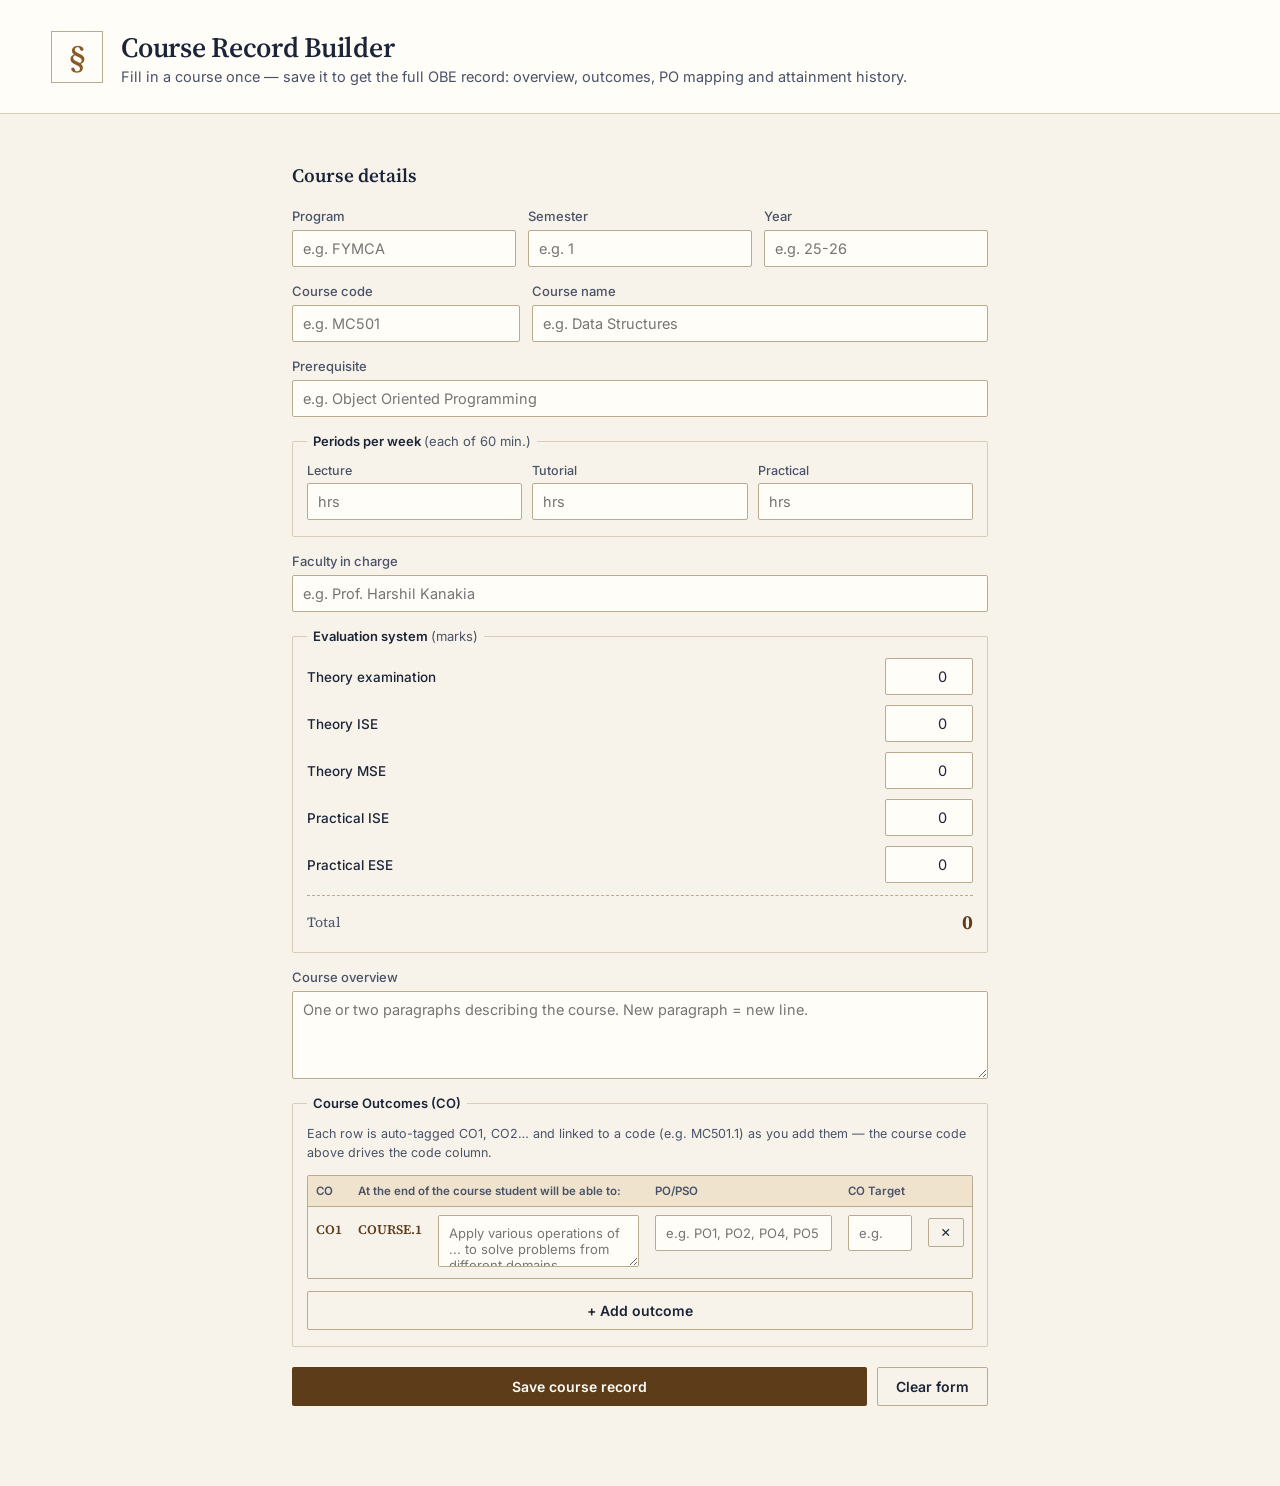
<file: frontend/index.html>
<!DOCTYPE html>
<html lang="en">
<head>
<meta charset="UTF-8">
<meta name="viewport" content="width=device-width, initial-scale=1.0">
<title>Course Record Builder</title>
<link rel="preconnect" href="https://fonts.googleapis.com">
<link rel="preconnect" href="https://fonts.gstatic.com" crossorigin>
<link href="https://fonts.googleapis.com/css2?family=Source+Serif+4:opsz,wght@8..60,400;8..60,600;8..60,700&family=Inter:wght@400;500;600;700&display=swap" rel="stylesheet">
<link rel="stylesheet" href="style.css">
</head>
<body>

<header class="topbar">
  <div class="topbar__mark">§</div>
  <div class="topbar__text">
    <h1>Course Record Builder</h1>
    <p>Fill in a course once — save it to get the full OBE record: overview, outcomes, PO mapping and attainment history.</p>
  </div>
</header>

<main class="page">

  <section class="panel form-panel" aria-labelledby="form-heading">
    <h2 id="form-heading">Course details</h2>
    <form id="course-form">

      <div class="field-row">
        <div class="field">
          <label for="program">Program</label>
          <input type="text" id="program" placeholder="e.g. FYMCA" required>
        </div>
        <div class="field">
          <label for="semester">Semester</label>
          <input type="text" id="semester" placeholder="e.g. 1" required>
        </div>
        <div class="field">
          <label for="year">Year</label>
          <input type="text" id="year" placeholder="e.g. 25-26" required>
        </div>
      </div>

      <div class="field-row">
        <div class="field field--grow">
          <label for="courseCode">Course code</label>
          <input type="text" id="courseCode" placeholder="e.g. MC501" required>
        </div>
        <div class="field field--wide">
          <label for="courseName">Course name</label>
          <input type="text" id="courseName" placeholder="e.g. Data Structures" required>
        </div>
      </div>

      <div class="field">
        <label for="prerequisite">Prerequisite</label>
        <input type="text" id="prerequisite" placeholder="e.g. Object Oriented Programming">
      </div>

      <fieldset class="periods">
        <legend>Periods per week <span>(each of 60 min.)</span></legend>
        <div class="periods__grid">
          <label class="periods__item"><span>Lecture</span><input type="number" min="0" step="0.5" id="pLecture" placeholder="hrs"></label>
          <label class="periods__item"><span>Tutorial</span><input type="number" min="0" step="0.5" id="pTutorial" placeholder="hrs"></label>
          <label class="periods__item"><span>Practical</span><input type="number" min="0" step="0.5" id="pPractical" placeholder="hrs"></label>
        </div>
      </fieldset>

      <div class="field">
        <label for="faculty">Faculty in charge</label>
        <input type="text" id="faculty" placeholder="e.g. Prof. Harshil Kanakia" required>
      </div>

      <fieldset class="evaluation">
        <legend>Evaluation system <span>(marks)</span></legend>
        <div class="evaluation__grid">
          <label>Theory examination<input type="number" min="0" id="eTheoryExam" value="0"></label>
          <label>Theory ISE<input type="number" min="0" id="eTheoryISE" value="0"></label>
          <label>Theory MSE<input type="number" min="0" id="eTheoryMSE" value="0"></label>
          <label>Practical ISE<input type="number" min="0" id="ePracticalISE" value="0"></label>
          <label>Practical ESE<input type="number" min="0" id="ePracticalESE" value="0"></label>
        </div>
        <div class="evaluation__total">
          <span>Total</span>
          <strong id="evalTotal">0</strong>
        </div>
      </fieldset>

      <div class="field">
        <label for="overview">Course overview</label>
        <textarea id="overview" rows="4" placeholder="One or two paragraphs describing the course. New paragraph = new line."></textarea>
      </div>

      <fieldset class="outcomes-wrap">
        <legend>Course Outcomes (CO)</legend>
        <p class="hint">Each row is auto-tagged CO1, CO2… and linked to a code (e.g. MC501.1) as you add them — the course code above drives the code column.</p>
        <div class="co-table-wrap">
          <table class="co-input-table">
            <thead>
              <tr>
                <th>CO</th>
                <th colspan="2">At the end of the course student will be able to:</th>
                <th>PO/PSO</th>
                <th>CO Target</th>
                <th></th>
              </tr>
            </thead>
            <tbody id="outcome-list"></tbody>
          </table>
        </div>
        <button type="button" id="addOutcome" class="btn btn--ghost btn--full">+ Add outcome</button>
      </fieldset>

      <div class="form-actions">
        <button type="submit" class="btn btn--primary">Save course record</button>
        <button type="button" id="resetForm" class="btn btn--ghost">Clear form</button>
      </div>
    </form>
  </section>

  <section class="saved-records" id="saved-records" hidden>
    <h2>Saved records</h2>
    <ul id="saved-records-list" class="saved-records__list"></ul>
  </section>

</main>

<template id="outcome-template">
  <tr class="outcome-row">
    <td class="co-num"></td>
    <td class="co-code"></td>
    <td><textarea rows="2" class="f-desc" placeholder="Apply various operations of ... to solve problems from different domains."></textarea></td>
    <td><input type="text" class="f-po" placeholder="e.g. PO1, PO2, PO4, PO5"></td>
    <td><input type="number" min="0" max="100" class="f-target" placeholder="e.g. 68"></td>
    <td><button type="button" class="btn btn--ghost btn--small remove-outcome" aria-label="Remove outcome">✕</button></td>
  </tr>
</template>

<script src="app.js"></script>
<script src="index.js"></script>
</body>
</html>
</file>
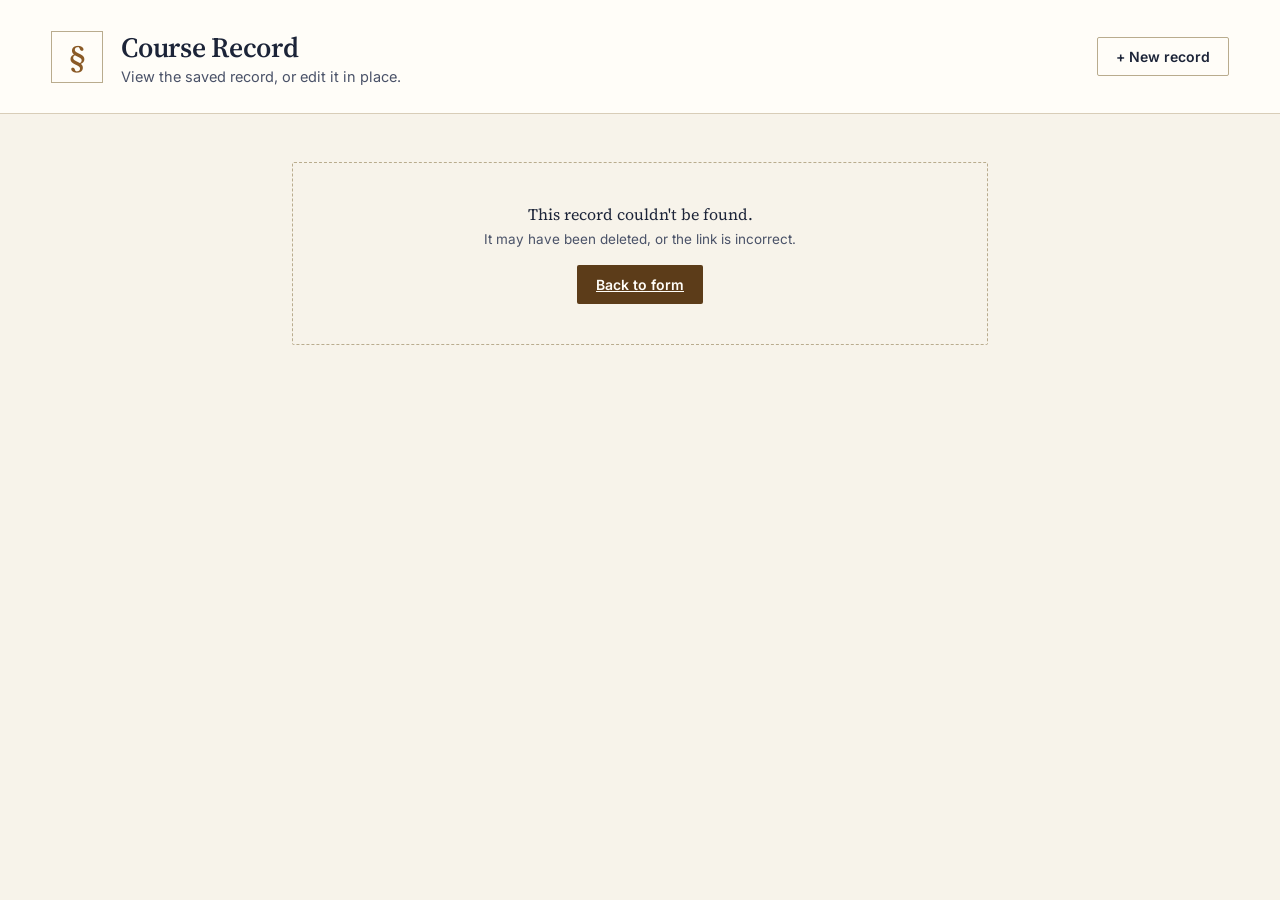
<file: frontend/record.html>
<!DOCTYPE html>
<html lang="en">
<head>
<meta charset="UTF-8">
<meta name="viewport" content="width=device-width, initial-scale=1.0">
<title>Course Record</title>
<link rel="preconnect" href="https://fonts.googleapis.com">
<link rel="preconnect" href="https://fonts.gstatic.com" crossorigin>
<link href="https://fonts.googleapis.com/css2?family=Source+Serif+4:opsz,wght@8..60,400;8..60,600;8..60,700&family=Inter:wght@400;500;600;700&display=swap" rel="stylesheet">
<link rel="stylesheet" href="style.css">
</head>
<body>

<header class="topbar">
  <div class="topbar__mark">§</div>
  <div class="topbar__text">
    <h1 id="record-title">Course Record</h1>
    <p>View the saved record, or edit it in place.</p>
  </div>
  <a href="index.html" class="btn btn--ghost topbar__cta">+ New record</a>
</header>

<main class="page">

  <div id="not-found" class="empty-state" hidden>
    <p>This record couldn't be found.</p>
    <p class="empty-state__sub">It may have been deleted, or the link is incorrect.</p>
    <a href="index.html" class="btn btn--primary" style="display:inline-block;margin-top:12px;">Back to form</a>
  </div>

  <div id="record-app" hidden>

    <div class="action-bar" id="view-actions">
      <button type="button" id="editBtn" class="btn btn--primary">Edit record</button>
      <button type="button" id="printBtn" class="btn btn--ghost">Print</button>
      <button type="button" id="deleteBtn" class="btn btn--ghost btn--danger">Delete</button>
    </div>

    <article class="course-card" id="view-doc"></article>

    <section class="panel form-panel" id="edit-wrap" hidden>
      <h2>Edit course details</h2>
      <form id="course-form">

        <div class="field-row">
          <div class="field">
            <label for="program">Program</label>
            <input type="text" id="program" placeholder="e.g. FYMCA" required>
          </div>
          <div class="field">
            <label for="semester">Semester</label>
            <input type="text" id="semester" placeholder="e.g. 1" required>
          </div>
          <div class="field">
            <label for="year">Year</label>
            <input type="text" id="year" placeholder="e.g. 25-26" required>
          </div>
        </div>

        <div class="field-row">
          <div class="field field--grow">
            <label for="courseCode">Course code</label>
            <input type="text" id="courseCode" placeholder="e.g. MC501" required>
          </div>
          <div class="field field--wide">
            <label for="courseName">Course name</label>
            <input type="text" id="courseName" placeholder="e.g. Data Structures" required>
          </div>
        </div>

        <div class="field">
          <label for="prerequisite">Prerequisite</label>
          <input type="text" id="prerequisite" placeholder="e.g. Object Oriented Programming">
        </div>

        <fieldset class="periods">
          <legend>Periods per week <span>(each of 60 min.)</span></legend>
          <div class="periods__grid">
            <label class="periods__item"><span>Lecture</span><input type="number" min="0" step="0.5" id="pLecture" placeholder="hrs"></label>
            <label class="periods__item"><span>Tutorial</span><input type="number" min="0" step="0.5" id="pTutorial" placeholder="hrs"></label>
            <label class="periods__item"><span>Practical</span><input type="number" min="0" step="0.5" id="pPractical" placeholder="hrs"></label>
          </div>
        </fieldset>

        <div class="field">
          <label for="faculty">Faculty in charge</label>
          <input type="text" id="faculty" placeholder="e.g. Prof. Harshil Kanakia" required>
        </div>

        <fieldset class="evaluation">
          <legend>Evaluation system <span>(marks)</span></legend>
          <div class="evaluation__grid">
            <label>Theory examination<input type="number" min="0" id="eTheoryExam" value="0"></label>
            <label>Theory ISE<input type="number" min="0" id="eTheoryISE" value="0"></label>
            <label>Theory MSE<input type="number" min="0" id="eTheoryMSE" value="0"></label>
            <label>Practical ISE<input type="number" min="0" id="ePracticalISE" value="0"></label>
            <label>Practical ESE<input type="number" min="0" id="ePracticalESE" value="0"></label>
          </div>
          <div class="evaluation__total">
            <span>Total</span>
            <strong id="evalTotal">0</strong>
          </div>
        </fieldset>

        <div class="field">
          <label for="overview">Course overview</label>
          <textarea id="overview" rows="4" placeholder="One or two paragraphs describing the course. New paragraph = new line."></textarea>
        </div>

        <fieldset class="outcomes-wrap">
          <legend>Course Outcomes (CO)</legend>
          <p class="hint">Each row is auto-tagged CO1, CO2… and linked to a code (e.g. MC501.1) as you add them — the course code above drives the code column.</p>
          <div class="co-table-wrap">
            <table class="co-input-table">
              <thead>
                <tr>
                  <th>CO</th>
                  <th colspan="2">At the end of the course student will be able to:</th>
                  <th>PO/PSO</th>
                  <th>CO Target</th>
                  <th></th>
                </tr>
              </thead>
              <tbody id="outcome-list"></tbody>
            </table>
          </div>
          <button type="button" id="addOutcome" class="btn btn--ghost btn--full">+ Add outcome</button>
        </fieldset>

        <div class="form-actions">
          <button type="submit" class="btn btn--primary">Save changes</button>
          <button type="button" id="cancelEdit" class="btn btn--ghost">Cancel</button>
        </div>
      </form>
    </section>

  </div>
</main>

<template id="outcome-template">
  <tr class="outcome-row">
    <td class="co-num"></td>
    <td class="co-code"></td>
    <td><textarea rows="2" class="f-desc" placeholder="Apply various operations of ... to solve problems from different domains."></textarea></td>
    <td><input type="text" class="f-po" placeholder="e.g. PO1, PO2, PO4, PO5"></td>
    <td><input type="number" min="0" max="100" class="f-target" placeholder="e.g. 68"></td>
    <td><button type="button" class="btn btn--ghost btn--small remove-outcome" aria-label="Remove outcome">✕</button></td>
  </tr>
</template>

<script src="app.js"></script>
<script src="record.js"></script>
</body>
</html>
</file>
<file: frontend/style.css>
:root{
  --ink:#1c2438;
  --ink-soft:#4a5268;
  --paper:#f7f3ea;
  --paper-raised:#fffdf8;
  --line:#d8cdb8;
  --line-strong:#b9ac8e;
  --accent:#8a5a26;
  --accent-deep:#5c3c19;
  --accent-wash:#efe3cd;
  --danger:#9c4632;
  --radius:2px;
  --serif:"Source Serif 4", Georgia, serif;
  --sans:"Inter", system-ui, -apple-system, sans-serif;
}

*{box-sizing:border-box;}
html{scroll-padding-top:env(safe-area-inset-top,0px);}

body{
  margin:0;
  background:var(--paper);
  color:var(--ink);
  font-family:var(--sans);
  padding-top:env(safe-area-inset-top,0px);
  padding-bottom:env(safe-area-inset-bottom,0px);
  -webkit-font-smoothing:antialiased;
}

/* ---------- Topbar ---------- */
.topbar{
  display:flex;align-items:center;gap:18px;
  padding:28px clamp(20px,4vw,56px);
  border-bottom:1px solid var(--line);
  background:var(--paper-raised);
}
.topbar__mark{
  font-family:var(--serif);font-size:34px;font-weight:600;color:var(--accent);
  border:1px solid var(--line-strong);
  width:52px;height:52px;
  display:flex;align-items:center;justify-content:center;flex-shrink:0;
}
.topbar__text{flex:1;min-width:0;}
.topbar__text h1{font-family:var(--serif);font-size:clamp(22px,2.4vw,28px);margin:0 0 2px;font-weight:600;letter-spacing:-0.01em;}
.topbar__text p{margin:0;color:var(--ink-soft);font-size:14.5px;}
.topbar__cta{white-space:nowrap;text-decoration:none;flex-shrink:0;}

/* ---------- Page (single centered column) ---------- */
.page{
  max-width:760px;
  margin:0 auto;
  padding:clamp(20px,4vw,48px) clamp(20px,4vw,32px) 80px;
}

.panel{}
.panel h2{font-family:var(--serif);font-size:19px;font-weight:600;margin:0 0 20px;}

/* ---------- Form basics ---------- */
#course-form{display:flex;flex-direction:column;gap:16px;}
.field-row{display:flex;gap:12px;}
.field{display:flex;flex-direction:column;gap:6px;flex:1;min-width:0;}
.field--grow{flex:0.8;}
.field--wide{flex:1.6;}
label{font-size:13px;color:var(--ink-soft);font-weight:500;}

input[type="text"],input[type="number"],textarea,select{
  font-family:var(--sans);font-size:14.5px;padding:9px 10px;
  border:1px solid var(--line-strong);border-radius:var(--radius);
  background:var(--paper-raised);color:var(--ink);width:100%;
}
textarea{resize:vertical;font-family:var(--sans);}
input:focus-visible,textarea:focus-visible,select:focus-visible{outline:2px solid var(--accent);outline-offset:1px;}

fieldset{border:1px solid var(--line);border-radius:var(--radius);padding:14px 14px 16px;margin:0;}
legend{font-size:13px;font-weight:600;color:var(--ink);padding:0 6px;}
legend span{font-weight:400;color:var(--ink-soft);}
.hint{font-size:12.5px;color:var(--ink-soft);margin:0 0 12px;line-height:1.5;}
.hint-inline{font-weight:400;color:var(--ink-soft);}

.periods__grid{display:grid;grid-template-columns:repeat(3,1fr);gap:10px;}
.periods__item{display:flex;flex-direction:column;gap:5px;}
.periods__item span{font-size:12.5px;}

.evaluation__grid{display:flex;flex-direction:column;gap:10px;}
.evaluation__grid label{display:flex;align-items:center;justify-content:space-between;gap:10px;font-size:13.5px;color:var(--ink);}
.evaluation__grid input{width:88px;text-align:right;}
.evaluation__total{display:flex;justify-content:space-between;align-items:center;margin-top:12px;padding-top:12px;border-top:1px dashed var(--line-strong);font-family:var(--serif);}
.evaluation__total span{font-size:14px;color:var(--ink-soft);}
.evaluation__total strong{font-size:20px;color:var(--accent-deep);}

/* ---------- Course Outcomes (CO) input table ---------- */
.outcomes-wrap{display:flex;flex-direction:column;}

.co-table-wrap{overflow-x:auto;margin-bottom:12px;border:1px solid var(--line-strong);border-radius:var(--radius);}
.co-input-table{width:100%;border-collapse:collapse;font-size:13.5px;min-width:640px;}
.co-input-table thead th{
  font-family:var(--sans);font-size:11.5px;font-weight:600;color:var(--ink-soft);
  text-align:left;padding:8px;background:var(--accent-wash);
  border-bottom:1px solid var(--line-strong);white-space:nowrap;
}
.co-input-table tbody td{padding:8px;border-bottom:1px solid var(--line);vertical-align:top;}
.co-input-table tbody tr:last-child td{border-bottom:none;}
.co-input-table td.co-num,.co-input-table td.co-code{
  font-family:var(--serif);font-weight:600;color:var(--accent-deep);
  white-space:nowrap;padding-top:14px;font-size:13px;
}
.co-input-table textarea.f-desc{min-width:200px;min-height:48px;font-size:13px;}
.co-input-table input.f-po{min-width:150px;font-size:13px;}
.co-input-table input.f-target{width:64px;text-align:center;font-size:13px;}
.co-input-table td:last-child{padding-top:11px;}

/* ---------- Buttons ---------- */
.form-actions{display:flex;gap:10px;margin-top:4px;}
.btn{font-family:var(--sans);font-size:14px;font-weight:600;padding:10px 18px;border-radius:var(--radius);border:1px solid transparent;cursor:pointer;transition:background 0.15s ease, border-color 0.15s ease;}
.btn--primary{background:var(--accent-deep);color:var(--paper-raised);}
.btn--primary:hover{background:var(--accent);}
.btn--ghost{background:transparent;border-color:var(--line-strong);color:var(--ink);}
.btn--ghost:hover{background:var(--accent-wash);}
.btn--ghost:disabled{opacity:0.4;cursor:not-allowed;}
.btn--danger{color:var(--danger);border-color:var(--danger);}
.btn--danger:hover{background:#f3e3de;}
.btn--small{padding:6px 12px;font-size:12.5px;}
.btn--full{width:100%;}
.form-actions .btn--primary{flex:1;}

/* ---------- Saved records list (index page) ---------- */
.saved-records{margin-top:48px;padding-top:32px;border-top:1px solid var(--line);}
.saved-records h2{font-family:var(--serif);font-size:17px;font-weight:600;margin:0 0 14px;}
.saved-records__list{list-style:none;margin:0;padding:0;display:flex;flex-direction:column;gap:8px;}
.saved-records__list a{
  display:flex;justify-content:space-between;align-items:baseline;gap:12px;
  padding:10px 14px;border:1px solid var(--line);border-radius:var(--radius);
  text-decoration:none;color:var(--ink);background:var(--paper-raised);
}
.saved-records__list a:hover{border-color:var(--accent);background:var(--accent-wash);}
.saved-records__title{font-family:var(--serif);font-weight:600;font-size:14.5px;}
.saved-records__sub{font-size:12.5px;color:var(--ink-soft);white-space:nowrap;}

/* ---------- Record page ---------- */
.action-bar{display:flex;gap:10px;margin-bottom:20px;flex-wrap:wrap;}
#edit-wrap{margin-top:0;border:1px solid var(--line);border-radius:var(--radius);padding:clamp(18px,3vw,32px);background:var(--paper-raised);}

.empty-state{border:1px dashed var(--line-strong);border-radius:var(--radius);padding:40px 20px;text-align:center;color:var(--ink-soft);}
.empty-state p{margin:0 0 6px;font-family:var(--serif);font-size:16px;color:var(--ink);}
.empty-state__sub{font-family:var(--sans) !important;font-size:13.5px !important;color:var(--ink-soft) !important;}

/* ---------- Generated course document ---------- */
.course-card{border:1px solid var(--line-strong);background:var(--paper-raised);}

.course-doc{padding:clamp(16px,2.5vw,32px);font-family:var(--serif);}
.course-doc__section{margin-top:30px;}
.course-doc__section:first-child{margin-top:0;}
.course-doc h3{font-size:16.5px;font-weight:600;margin:0 0 12px;}
.course-doc p{font-size:14.5px;line-height:1.65;margin:0 0 10px;color:var(--ink);}
.course-doc p:last-child{margin-bottom:0;}
.course-doc .legend-text{color:var(--ink-soft);font-size:13.5px;font-style:italic;}

.course-table,.doc-table{width:100%;border-collapse:collapse;font-family:var(--serif);font-size:14px;}
.course-table td{border:1px solid var(--ink);padding:9px 12px;vertical-align:top;}
.course-table .label{font-weight:600;width:34%;}
.course-table .course-title td{font-weight:600;font-size:15.5px;}
.course-table .total-row td{font-weight:700;}
.course-table .center{white-space:nowrap;width:1%;}

.doc-table{margin-top:2px;}
.doc-table th,.doc-table td{border:1px solid var(--ink);padding:7px 9px;text-align:center;vertical-align:middle;}
.doc-table th{font-weight:600;background:var(--accent-wash);}
.doc-table td.left{text-align:left;}
.doc-table tfoot td{font-weight:700;background:var(--accent-wash);}
.doc-table-wrap{overflow-x:auto;}

@media (max-width:520px){
  .course-table{font-size:13px;}
  .course-table td{padding:7px 8px;}
  .doc-table{font-size:12px;}
}

/* ---------- Print ---------- */
@media print{
  .topbar,.action-bar,.saved-records,.empty-state,#edit-wrap{display:none !important;}
  .page{max-width:none;padding:0;}
  .course-card{border:none;}
  .course-doc__section{page-break-inside:avoid;break-inside:avoid;}
  body{background:#fff;}
}
</file>
